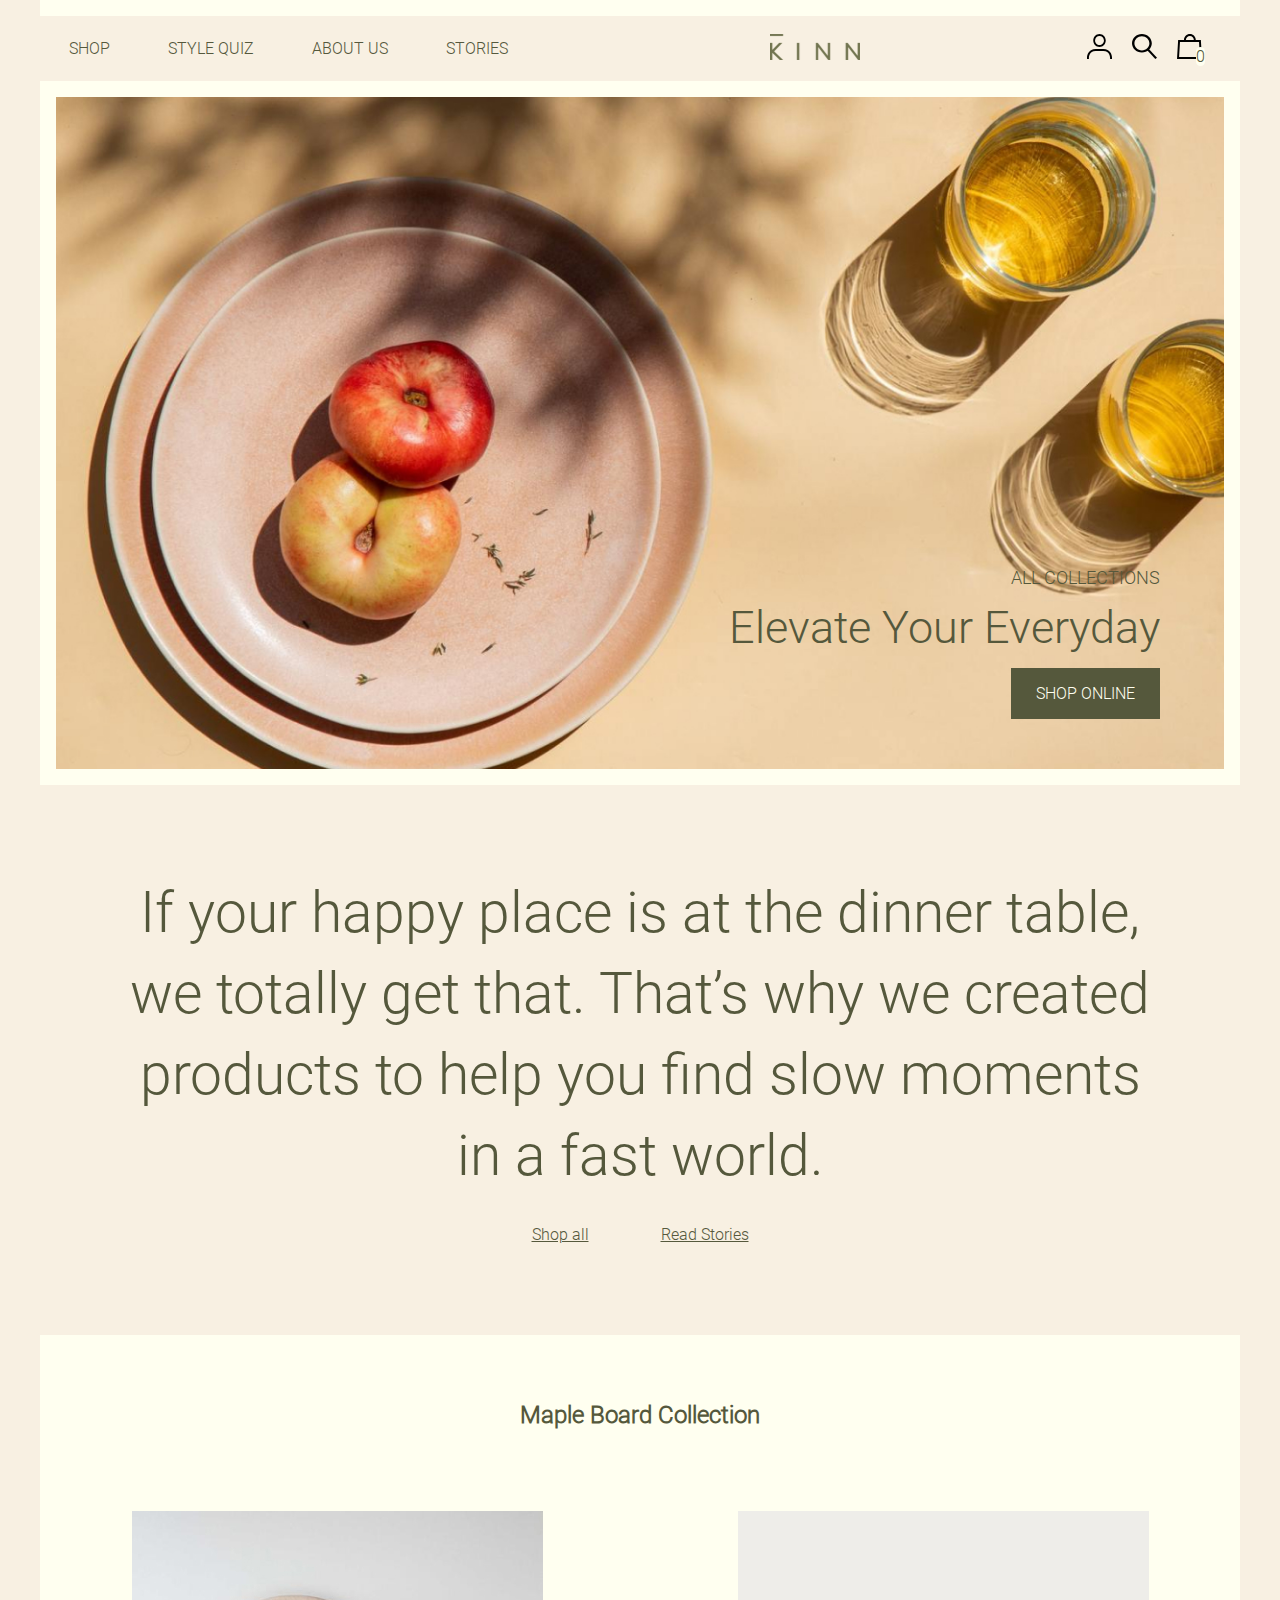
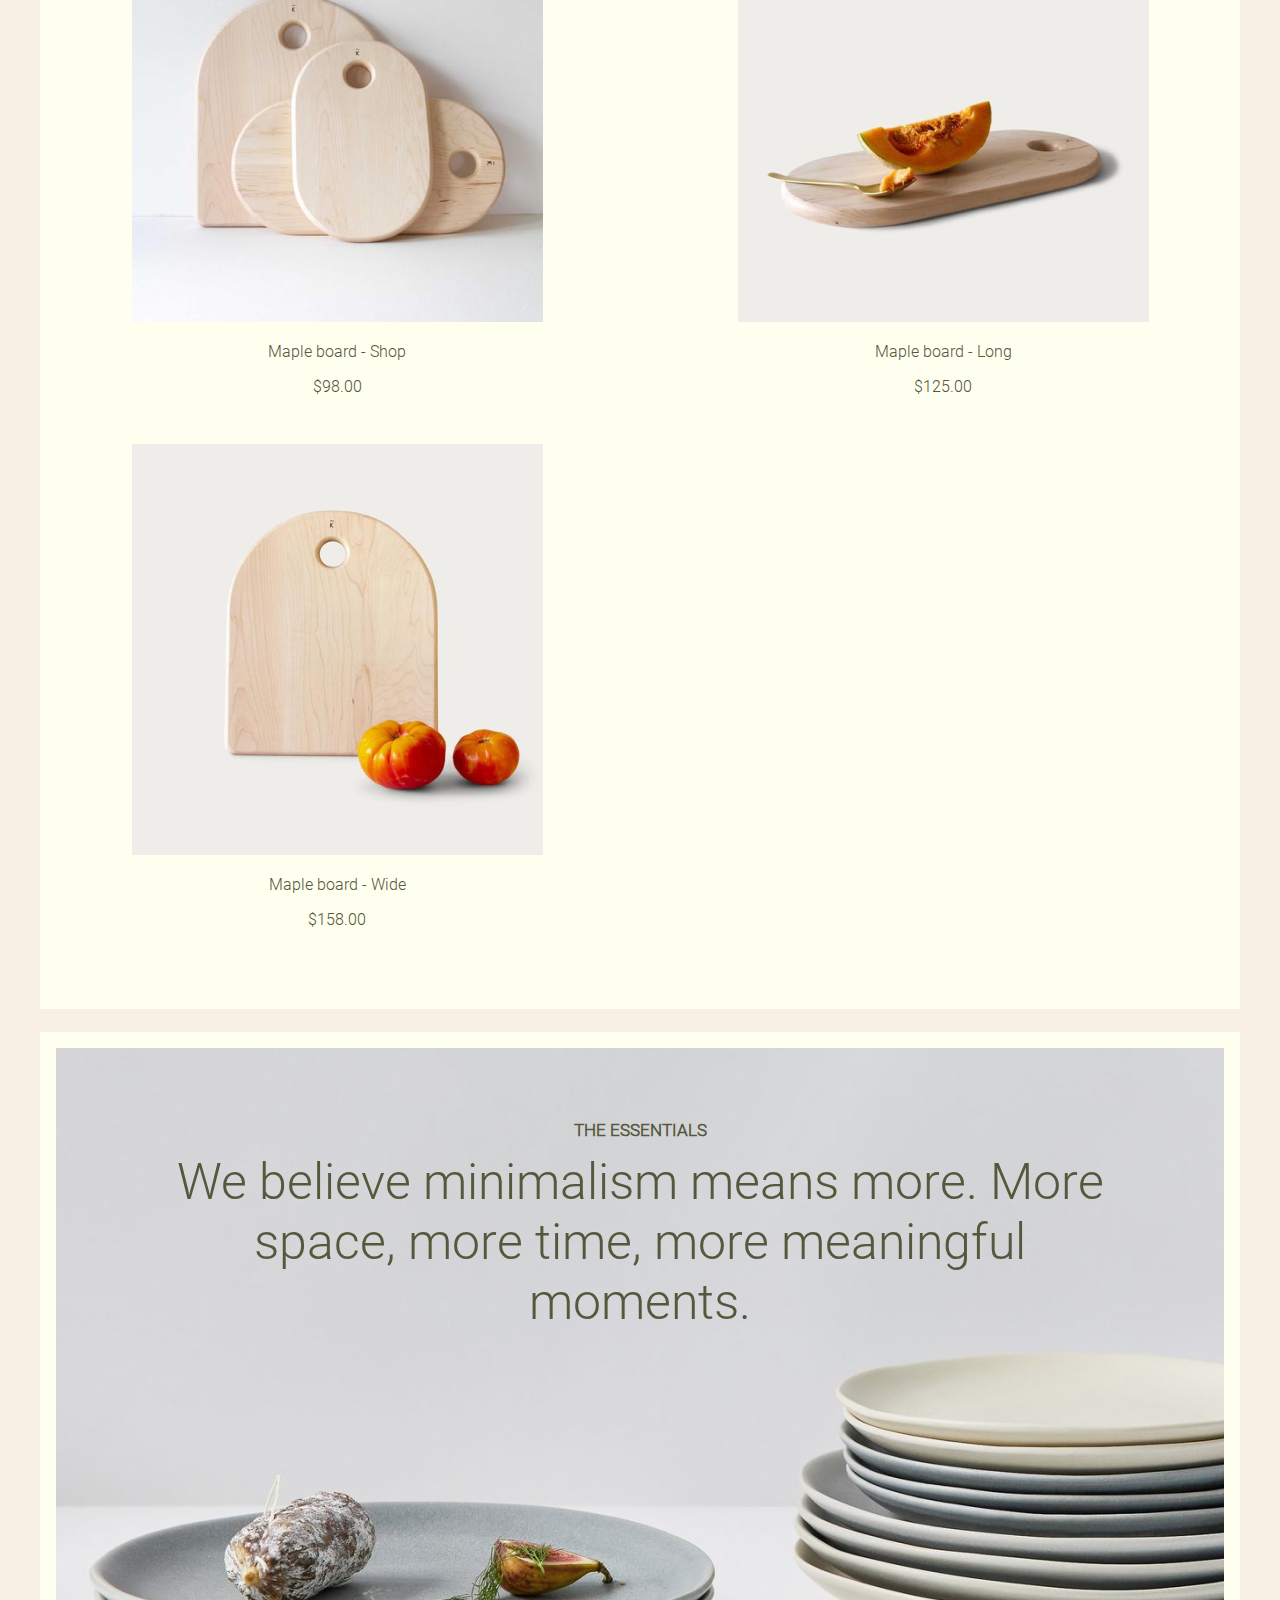
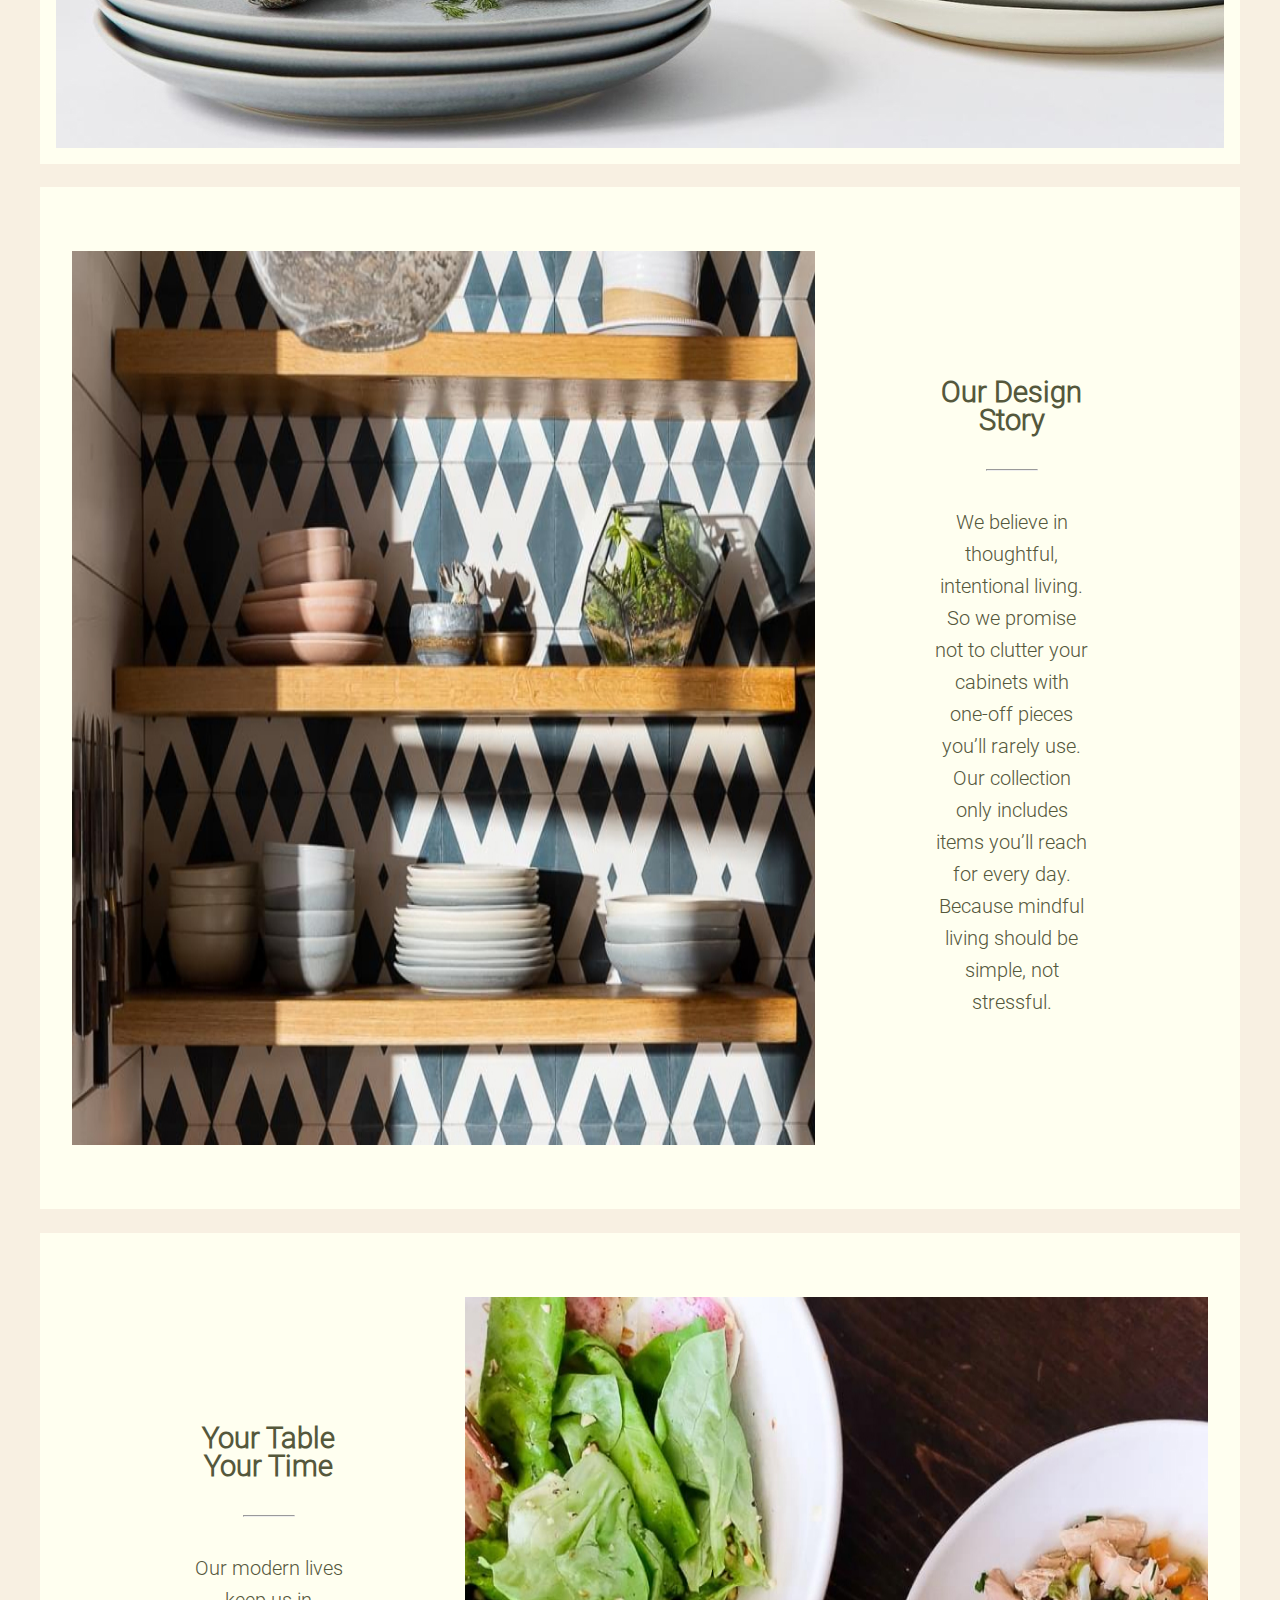
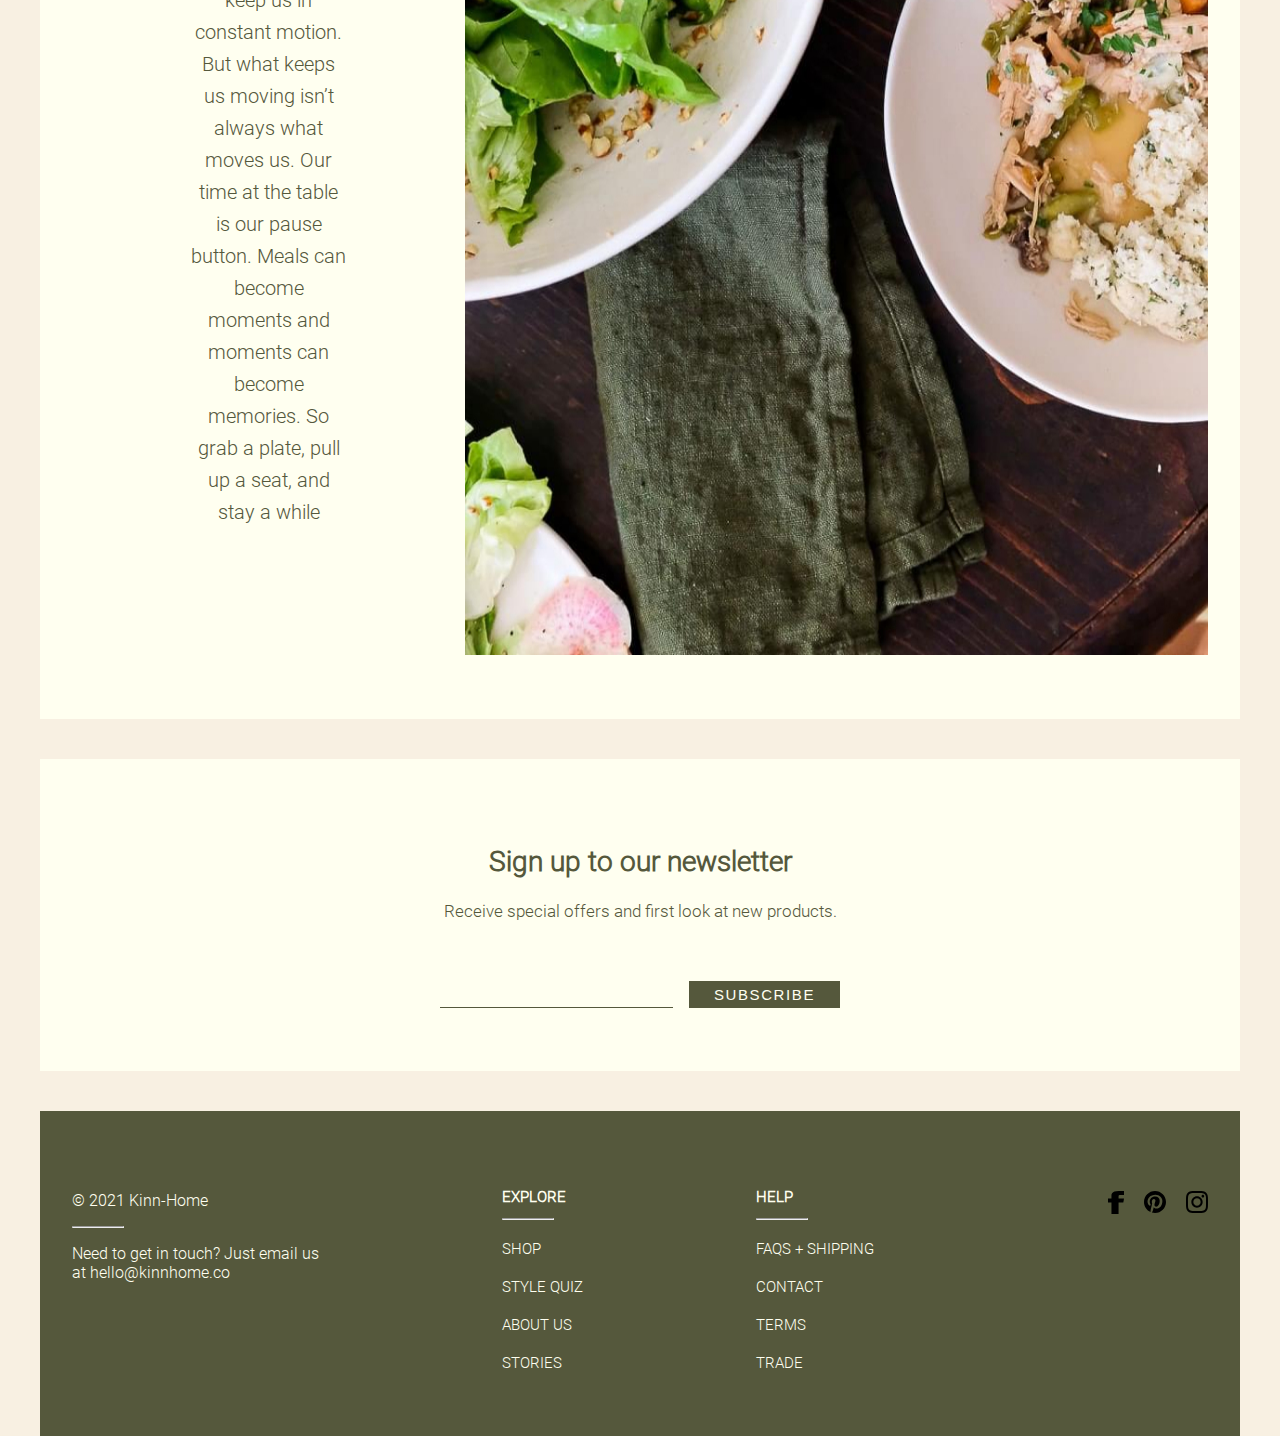
<file: index.html>
<!DOCTYPE html>
<html lang="en">

<head>
    <meta charset="UTF-8">
    <meta http-equiv="X-UA-Compatible" content="IE=edge">
    <meta name="viewport" content="width=device-width, initial-scale=1.0">
    <link rel="stylesheet" href="./src/assets/styles/main.css">
    <title>Kinn</title>
</head>

<body>
    <div class="body-wrapper">
        <header class="header">
            <nav class="main-nav">
                <div class="hamburger-menu">
                    <div class="hamburger-menu__toggle" onmousedown="openHamburger()">
                        <span class="hamburger-menu__toggle__item"></span>
                        <span class="hamburger-menu__toggle__item"></span>
                        <span class="hamburger-menu__toggle__item"></span>
                    </div>
                    <ul class="hamburger-menu__list">
                        <li class="hamburger-menu__item"><a href="#" class="hamburger-menu__link">shop</a></li>
                        <li class="hamburger-menu__item"><a href="#" class="hamburger-menu__link">style quiz</a></li>
                        <li class="hamburger-menu__item"><a href="#" class="hamburger-menu__link">about us</a></li>
                        <li class="hamburger-menu__item"><a href="#" class="hamburger-menu__link">stories</a></li>
                    </ul>
                </div>
                <ul class="main-nav__list">
                    <li class="main-nav__item"><a href="#" class="main-nav__link">shop</a></li>
                    <li class="main-nav__item"><a href="#" class="main-nav__link">style quiz</a></li>
                    <li class="main-nav__item"><a href="#" class="main-nav__link">about us</a></li>
                    <li class="main-nav__item"><a href="#" class="main-nav__link">stories</a></li>
                </ul>
                <a href="#" class="main-logo"><img class="main-logo__img" src="./src/assets/images/icons/main-logo.svg"
                        alt="Kinn logo" width="90" height="26"></a>
                <ul class="nav-social">
                    <li class="nav-social__item"><a href="#" class="nav-social__link"><svg class="nav-social__icon"
                                xmlns="http://www.w3.org/2000/svg" width="25" height="25" viewBox="0 0 32 32"
                                fill="none">
                                <path
                                    d="M16 2.41024C12.8665 2.41024 10.3175 5.06112 10.3175 8.32C10.3175 11.5789 12.8677 14.231 16 14.231C19.1323 14.231 21.6825 11.5802 21.6825 8.32C21.6825 5.06112 19.1323 2.41024 16 2.41024ZM16 16.64C11.5889 16.64 8 12.9075 8 8.32C8 3.73248 11.5889 0 16 0C20.4111 0 24 3.73248 24 8.32C24 12.9075 20.4111 16.64 16 16.64Z"
                                    fill="black" />
                                <path
                                    d="M32 32H29.5385V30.1709C29.536 29.8253 29.3945 21.6371 20.9231 21.6371H11.0769C2.69292 21.6371 2.46769 29.8406 2.46154 30.1888V31.9987H0V30.1696C0.0603077 26.3629 2.45169 19.1987 11.0769 19.1987H20.9231C29.6849 19.1987 32 26.3757 32 30.1696V31.9987V32Z"
                                    fill="black" />
                            </svg></a></li>
                    <li class="nav-social__item"><a href="#" class="nav-social__link"><svg class="nav-social__icon"
                                xmlns="http://www.w3.org/2000/svg" width="25" height="25" viewBox="0 0 32 32"
                                fill="none">
                                <path d="M18.8774 20.2056L29.8674 32L31.9999 30.3883L21.01 18.594L18.8774 20.2056Z"
                                    fill="black" />
                                <path
                                    d="M12.6799 2.79818C7.40131 2.79818 3.10796 6.87177 3.10796 11.8794C3.10796 16.887 7.40131 20.9606 12.6799 20.9606C17.9585 20.9606 22.2519 16.887 22.2519 11.8794C22.2519 6.87177 17.9585 2.79818 12.6799 2.79818ZM12.6799 23.7613C5.68735 23.7613 0 18.4317 0 11.8807C0 5.32968 5.68876 0 12.6799 0C19.6725 0 25.3612 5.32968 25.3612 11.8807C25.3612 18.4317 19.6725 23.7613 12.6799 23.7613Z"
                                    fill="black" />
                            </svg></a></li>
                    <li class="nav-social__item nav-social__item_cart"><a href="#" class="nav-social__link"><svg
                                class="nav-social__icon" xmlns="http://www.w3.org/2000/svg" width="25" height="25"
                                viewBox="0 0 32 32" fill="none">
                                <path
                                    d="M1.45896 7.62555L0 32H32L30.541 7.62555H1.45896ZM3.81867 10.1885H28.1825L29.3345 29.437H2.66548L3.81748 10.1885H3.81867Z"
                                    fill="black" />
                                <path
                                    d="M21.5917 7.78886C21.5917 4.89439 19.3019 2.53982 16.4871 2.53982C13.6723 2.53982 11.3825 4.89439 11.3825 7.78886H8.9126C8.9126 3.49408 12.3105 0 16.4871 0C20.6637 0 24.0616 3.49408 24.0616 7.78886H21.5917Z"
                                    fill="black" />
                            </svg></a>
                        <span class="nav-social__cart-number">0</span>
                    </li>
                </ul>
            </nav>
        </header>
        <main>
            <section class="intro">
                <h1 class="visually-hidden">Kinn Pottery</h1>
                <div class="intro__photo-wrapper">
                    <div class="intro__wrapper">
                        <p class="intro__wrapper__text">all collections</p>
                        <p class="intro__wrapper__subtext">Elevate Your Everyday</p>
                        <a href="#" class="intro__button">shop online</a>
                    </div>
                </div>
                <div class="intro__text-wrapper">
                    <p class="intro__text">If your happy place is at the dinner table, we totally get that. That’s
                        why we created products to help you find slow moments in a fast world.</p>
                    <div class="intro__link-wrapper">
                        <a href="#" class="intro__link-wrapper__link">Shop all</a>
                        <a href="#" class="intro__link-wrapper__link intro__link-wrapper__link--second">Read Stories</a>
                    </div>
                </div>
            </section>
            <section class="catalog">
                <h2 class="catalog__title">Maple Board Collection</h2>
                <ul class="catalog__list">
                    <li class="catalog__item">
                        <a href="#" class="catalog__link">
                            <img src="./src/assets/images/catalog/catalog1.jpg" alt="Photo of the product"
                                class="catalog__img">
                            <p class="catalog__item__name">Maple board - Shop</p>
                            <p class="catalog__item__subtext">$98.00</p>
                        </a>
                    </li>
                    <li class="catalog__item">
                        <a href="#" class="catalog__link">
                            <img src="./src/assets/images/catalog/catalog2.jpg" alt="Photo of the product"
                                class="catalog__img">
                            <p class="catalog__item__name">Maple board - Long</p>
                            <p class="catalog__item__subtext">$125.00</p>
                        </a>
                    </li>
                    <li class="catalog__item">
                        <a href="#" class="catalog__link">
                            <img src="./src/assets/images/catalog/catalog3.jpg" alt="Photo of the product"
                                class="catalog__img">
                            <p class="catalog__item__name">Maple board - Wide</p>
                            <p class="catalog__item__subtext">$158.00</p>
                        </a>
                    </li>
                </ul>
            </section>
            <section class="photo-wrapper">
                <h2 class="photo-wrapper__title">the essentials</h2>
                <p class="photo-wrapper__text">We believe minimalism means more. More space, more time, more meaningful
                    moments.</p>
            </section>
            <section class="card card--left">
                <img class="card__image" src="./src/assets/images/card-shelves.jpg"
                    alt="Shelves with Kinn Pottery tableware">
                <div class="card__wrapper">
                    <h2 class="card__title">Our Design Story</h2>
                    <hr class="divider divider_block">
                    <p class="card__text">We believe in thoughtful, intentional living. So we promise not to clutter
                        your cabinets with one-off pieces you’ll
                        rarely use. Our collection only includes items you’ll reach for every day. Because mindful
                        living should be simple, not
                        stressful.</p>
                </div>
            </section>
            <section class="card card--right">
                <div class="card__wrapper">
                    <h2 class="card__title">Your Table Your Time</h2>
                    <hr class="divider divider_block">
                    <p class="card__text">Our modern lives keep us in constant motion. But what keeps us moving
                        isn’t
                        always what moves us. Our time at the table
                        is our pause button. Meals can become moments and moments can become memories. So grab a
                        plate,
                        pull up a seat, and stay
                        a while</p>
                </div>
                <img class="card__image" src="./src/assets/images/card-table.jpg"
                    alt="Table with two plates from Kinn Pottery with food">
            </section>
            <section class="signup">
                <h2 class="signup__title">Sign up to our newsletter</h2>
                <p class="signup__text">Receive special offers and first look at new products.</p>
                <div class="signup__error" id="signupError"></div>
                <form class="signup__form" action="">
                    <input type="text" class="signup__input" id="subscribe">
                    <button onclick="subscribeMe()" class="signup__button" type="button">Subscribe</button>
                </form>
            </section>
        </main>
        <footer class="footer">
            <section class="footer__wrapper footer__wrapper_copyright">
                <h2 class="visually-hidden">Footer main</h2>
                <p class="footer__title footer__title_first">&#169; 2021 Kinn-Home</p>
                <hr class="divider divider_footer" />
                <p class="footer__text">Need to get in touch? Just email us at <a class="footer__text_mail"
                        href="mailto:hello@kinnhome.co">hello@kinnhome.co</a></p>
            </section>
            <section class="footer__wrapper footer__wrapper_first">
                <h2 class="footer__title footer-text footer__title_second">explore</h2>
                <hr class="divider divider_footer" />
                <ul class="footer__list">
                    <li class="footer__list__item footer-text"><a class="footer__list__link" href="#">shop</a></li>
                    <li class="footer__list__item footer-text"><a class="footer__list__link" href="#">style quiz</a>
                    </li>
                    <li class="footer__list__item footer-text"><a class="footer__list__link" href="#">about us</a>
                    </li>
                    <li class="footer__list__item footer-text"><a class="footer__list__link" href="#">stories</a>
                    </li>
                </ul>
            </section>
            <section class="footer__wrapper footer__wrapper_second">
                <h2 class="footer__title footer__title_third footer-text">help</h2>
                <hr class="divider divider_footer" />
                <ul class="footer__list">
                    <li class="footer__list__item footer-text"><a class="footer__list__link" href="#">faqs +
                            shipping</a>
                    </li>
                    <li class="footer__list__item footer-text"><a class="footer__list__link"
                            href="./contact.html">contact</a></li>
                    <li class="footer__list__item footer-text"><a class="footer__list__link" href="#">terms</a></li>
                    <li class="footer__list__item footer-text"><a class="footer__list__link" href="#">trade</a></li>
                </ul>
            </section>
            <section class="footer-social">
                <h2 class="visually-hidden">Footer Social</h2>
                <ul class="footer-social__list">
                    <li class="footer-social__item footer-social__item_first"><a href=""
                            class="footer-social__link"><svg class="footer-social__icon"
                                xmlns="http://www.w3.org/2000/svg" width="16" height="23" viewBox="0 0 16 23"
                                fill="none">
                                <path
                                    d="M15.9986 0.00090759V4.03544H12.119C11.3608 4.03544 10.5808 4.56732 10.5808 4.9558V7.60253H15.9795C15.7654 9.63931 15.3168 11.4946 15.3168 11.4946H10.563V23H3.46783V11.4946H0V7.61523H3.46783V4.44933C3.46783 3.87932 3.29327 0 10.7376 0H16L15.9986 0.00090759Z"
                                    fill="black" />
                            </svg></a></li>
                    <li class="footer-social__item"><a href="" class="footer-social__link"><svg
                                class="footer-social__icon" xmlns="http://www.w3.org/2000/svg" width="22" height="22"
                                viewBox="0 0 22 22" fill="none">
                                <path
                                    d="M11.0009 0C4.92443 0 0 4.92371 0 10.9995C0 15.5048 2.70862 19.3712 6.58512 21.0748C6.55351 20.3067 6.57768 19.3833 6.77574 18.5483C6.98681 17.6565 8.19096 12.5552 8.19096 12.5552C8.19096 12.5552 7.83948 11.8522 7.83948 10.8136C7.83948 9.18348 8.78419 7.9672 9.96137 7.9672C10.9619 7.9672 11.4435 8.71668 11.4435 9.61773C11.4435 10.6257 10.8029 12.1265 10.4728 13.5223C10.1975 14.6893 11.0576 15.6415 12.2088 15.6415C14.2935 15.6415 15.6957 12.9644 15.6957 9.79162C15.6957 7.38138 14.0731 5.57741 11.119 5.57741C7.78276 5.57741 5.7027 8.06484 5.7027 10.8433C5.7027 11.8029 5.98631 12.479 6.42984 13.0025C6.63347 13.2433 6.65951 13.3391 6.58884 13.6162C6.53398 13.8171 6.41403 14.3062 6.36382 14.4977C6.29036 14.7776 6.06441 14.8762 5.81336 14.7748C4.2754 14.1472 3.55943 12.4632 3.55943 10.5699C3.55943 7.44554 6.19459 3.69906 11.4221 3.69906C15.6232 3.69906 18.3857 6.73883 18.3857 10.0008C18.3857 14.3164 15.9858 17.5412 12.4505 17.5412C11.2631 17.5412 10.1464 16.8978 9.76424 16.1687C9.76424 16.1687 9.12451 18.7026 8.98969 19.1927C8.75723 20.0398 8.29975 20.8888 7.88318 21.5499C8.87253 21.841 9.91767 22 11.0019 22C17.0765 22 22 17.0754 22 11.0005C22 4.92371 17.0765 0.000929811 11.0019 0.000929811L11.0009 0Z"
                                    fill="black" />
                            </svg></a></li>
                    <li class="footer-social__item"><a href="" class="footer-social__link"><svg
                                class="footer-social__icon" xmlns="http://www.w3.org/2000/svg" width="22" height="22"
                                viewBox="0 0 22 22" fill="none">
                                <path
                                    d="M11 0C8.01256 0 7.63715 0.0130737 6.46422 0.0663017C5.29408 0.118596 4.49469 0.305361 3.79429 0.578038C3.07055 0.858186 2.457 1.23452 1.84625 1.84617C1.23364 2.45876 0.858222 3.07229 0.576195 3.79413C0.30444 4.4945 0.118601 5.29292 0.0663045 6.46394C0.0121403 7.63683 0 8.01316 0 10.9995C0 13.9878 0.0130742 14.3622 0.0663045 15.5351C0.118601 16.7052 0.30444 17.5064 0.576195 18.2049C0.858222 18.9286 1.23364 19.5422 1.84625 20.1529C2.457 20.7655 3.07055 21.1409 3.79429 21.4229C4.49469 21.6946 5.29315 21.8805 6.46422 21.9346C7.63715 21.9869 8.0135 22 11 22C13.9865 22 14.3628 21.9869 15.5358 21.9346C16.7059 21.8805 17.5053 21.6956 18.2057 21.4229C18.9295 21.1409 19.543 20.7655 20.1537 20.1529C20.7664 19.5422 21.1418 18.9286 21.4238 18.2049C21.6956 17.5064 21.8814 16.7061 21.9337 15.5351C21.9879 14.3622 22 13.9878 22 10.9995C22 8.01222 21.9869 7.63683 21.9337 6.46394C21.8814 5.29386 21.6956 4.4945 21.4238 3.79413C21.1418 3.07135 20.7664 2.45783 20.1537 1.84617C19.543 1.23358 18.9295 0.858186 18.2057 0.578038C17.5053 0.306295 16.7069 0.118596 15.5358 0.0663017C14.3628 0.0121398 13.9865 0 11 0ZM11 1.98251C13.9379 1.98251 14.2844 1.99372 15.4452 2.04601C16.5182 2.0955 17.1 2.27387 17.4885 2.42421C18.0012 2.62405 18.3673 2.86218 18.7529 3.24785C19.1386 3.63352 19.3768 3.99864 19.5766 4.51318C19.727 4.89978 19.9072 5.48249 19.9548 6.55546C20.009 7.7162 20.0183 8.06358 20.0183 11.0005C20.0183 13.9373 20.0081 14.2866 19.9548 15.4455C19.9063 16.5184 19.727 17.1002 19.5766 17.4887C19.3768 18.0014 19.1386 18.3684 18.7529 18.7531C18.3673 19.1388 18.0021 19.3769 17.4885 19.5767C17.1 19.7271 16.5182 19.9073 15.4452 19.9549C14.2844 20.0091 13.937 20.0203 11 20.0203C8.06299 20.0203 7.71373 20.0091 6.5548 19.9549C5.48179 19.9064 4.89999 19.7271 4.5115 19.5767C3.99881 19.3769 3.63274 19.1388 3.24705 18.7531C2.86136 18.3693 2.62323 18.0023 2.42338 17.4887C2.27303 17.1002 2.09279 16.5184 2.04517 15.4455C1.991 14.2866 1.98166 13.9373 1.98166 11.0005C1.98166 8.06358 1.99193 7.7162 2.04517 6.55546C2.09373 5.48249 2.27303 4.90072 2.42338 4.51318C2.62323 3.99864 2.86136 3.63352 3.24705 3.24785C3.63274 2.86218 3.99788 2.62405 4.5115 2.42421C4.89999 2.27387 5.48179 2.0955 6.5548 2.04601C7.7156 1.99372 8.06299 1.98251 11 1.98251Z"
                                    fill="black" />
                                <path
                                    d="M10.9999 14.6674C8.97533 14.6674 7.33266 13.0248 7.33266 11.0003C7.33266 8.97574 8.97533 7.33407 10.9999 7.33407C13.0246 7.33407 14.6672 8.97481 14.6672 11.0003C14.6672 13.0257 13.0246 14.6674 10.9999 14.6674ZM10.9999 5.35156C7.8799 5.35156 5.35193 7.8813 5.35193 10.9993C5.35193 14.1193 7.8799 16.649 10.9999 16.649C14.12 16.649 16.648 14.1193 16.648 10.9993C16.648 7.88036 14.12 5.35156 10.9999 5.35156Z"
                                    fill="black" />
                                <path
                                    d="M18.1927 5.12853C18.1927 5.85692 17.6015 6.44896 16.8722 6.44896C16.1437 6.44896 15.5526 5.85692 15.5526 5.12853C15.5526 4.40015 16.1437 3.80811 16.8722 3.80811C17.6015 3.80811 18.1927 4.40015 18.1927 5.12853Z"
                                    fill="black" />
                            </svg></a></li>
                </ul>
            </section>
        </footer>
    </div>

    <script src="./src/assets/script/script.js"></script>
</body>

</html>
</file>
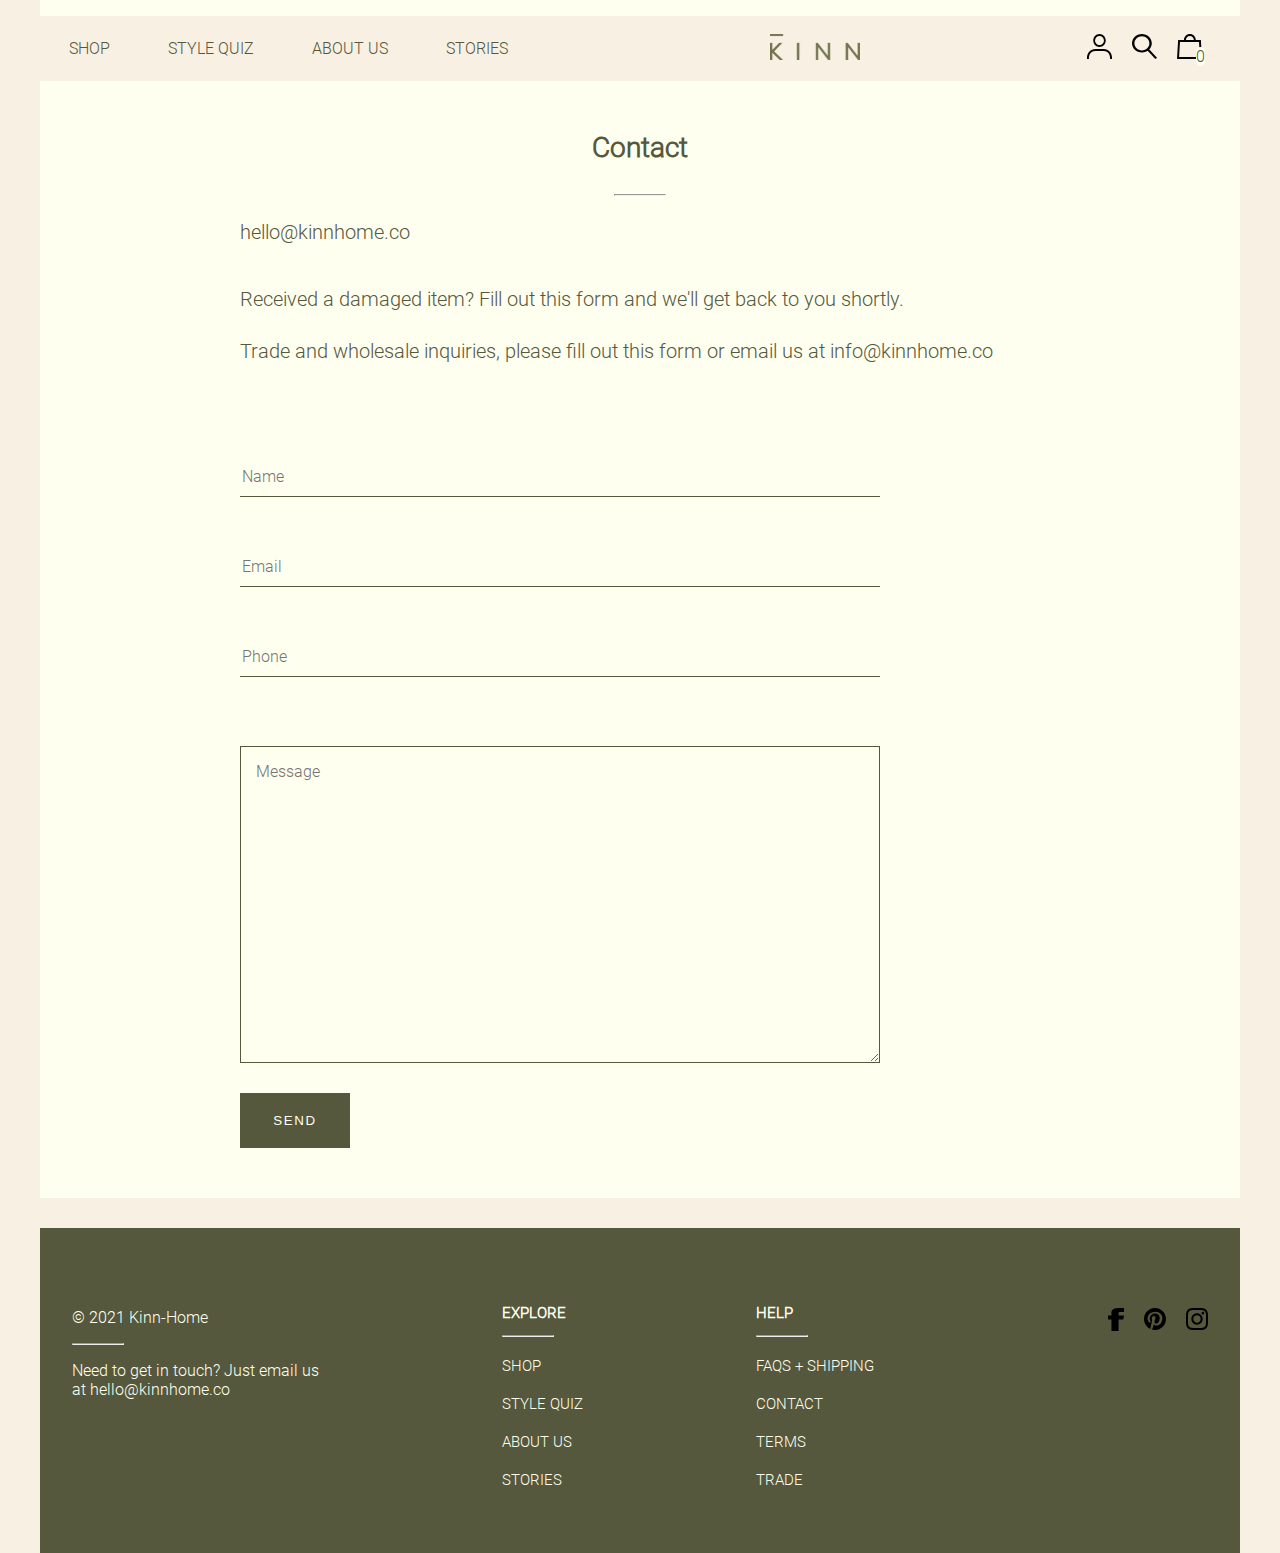
<file: contact.html>
<!DOCTYPE html>
<html lang="en">

<head>
    <meta charset="UTF-8">
    <meta http-equiv="X-UA-Compatible" content="IE=edge">
    <meta name="viewport" content="width=device-width, initial-scale=1.0">
    <link rel="stylesheet" href="./src/assets/styles/main.css">
    <title>Contact</title>
</head>

<body>
    <div class="body-wrapper">
        <header class="header">
            <nav class="main-nav">
                <div class="hamburger-menu">
                    <div class="hamburger-menu__toggle" onmousedown="openHamburger()">
                        <span class="hamburger-menu__toggle__item"></span>
                        <span class="hamburger-menu__toggle__item"></span>
                        <span class="hamburger-menu__toggle__item"></span>
                    </div>
                    <ul class="hamburger-menu__list">
                        <li class="hamburger-menu__item"><a href="#" class="hamburger-menu__link">shop</a></li>
                        <li class="hamburger-menu__item"><a href="#" class="hamburger-menu__link">style quiz</a></li>
                        <li class="hamburger-menu__item"><a href="#" class="hamburger-menu__link">about us</a></li>
                        <li class="hamburger-menu__item"><a href="#" class="hamburger-menu__link">stories</a></li>
                    </ul>
                </div>
                <ul class="main-nav__list">
                    <li class="main-nav__item"><a href="#" class="main-nav__link">shop</a></li>
                    <li class="main-nav__item"><a href="#" class="main-nav__link">style quiz</a></li>
                    <li class="main-nav__item"><a href="#" class="main-nav__link">about us</a></li>
                    <li class="main-nav__item"><a href="#" class="main-nav__link">stories</a></li>
                </ul>
                <a href="./index.html" class="main-logo"><img class="main-logo__img"
                        src="./src/assets/images/icons/main-logo.svg" alt="Kinn logo" width="90" height="26"></a>
                <ul class="nav-social">
                    <li class="nav-social__item"><a href="#" class="nav-social__link"><svg class="nav-social__icon"
                                xmlns="http://www.w3.org/2000/svg" width="25" height="25" viewBox="0 0 32 32"
                                fill="none">
                                <path
                                    d="M16 2.41024C12.8665 2.41024 10.3175 5.06112 10.3175 8.32C10.3175 11.5789 12.8677 14.231 16 14.231C19.1323 14.231 21.6825 11.5802 21.6825 8.32C21.6825 5.06112 19.1323 2.41024 16 2.41024ZM16 16.64C11.5889 16.64 8 12.9075 8 8.32C8 3.73248 11.5889 0 16 0C20.4111 0 24 3.73248 24 8.32C24 12.9075 20.4111 16.64 16 16.64Z"
                                    fill="black" />
                                <path
                                    d="M32 32H29.5385V30.1709C29.536 29.8253 29.3945 21.6371 20.9231 21.6371H11.0769C2.69292 21.6371 2.46769 29.8406 2.46154 30.1888V31.9987H0V30.1696C0.0603077 26.3629 2.45169 19.1987 11.0769 19.1987H20.9231C29.6849 19.1987 32 26.3757 32 30.1696V31.9987V32Z"
                                    fill="black" />
                            </svg></a></li>
                    <li class="nav-social__item"><a href="#" class="nav-social__link"><svg class="nav-social__icon"
                                xmlns="http://www.w3.org/2000/svg" width="25" height="25" viewBox="0 0 32 32"
                                fill="none">
                                <path d="M18.8774 20.2056L29.8674 32L31.9999 30.3883L21.01 18.594L18.8774 20.2056Z"
                                    fill="black" />
                                <path
                                    d="M12.6799 2.79818C7.40131 2.79818 3.10796 6.87177 3.10796 11.8794C3.10796 16.887 7.40131 20.9606 12.6799 20.9606C17.9585 20.9606 22.2519 16.887 22.2519 11.8794C22.2519 6.87177 17.9585 2.79818 12.6799 2.79818ZM12.6799 23.7613C5.68735 23.7613 0 18.4317 0 11.8807C0 5.32968 5.68876 0 12.6799 0C19.6725 0 25.3612 5.32968 25.3612 11.8807C25.3612 18.4317 19.6725 23.7613 12.6799 23.7613Z"
                                    fill="black" />
                            </svg></a></li>
                    <li class="nav-social__item"><a href="#" class="nav-social__link"><svg class="nav-social__icon"
                                xmlns="http://www.w3.org/2000/svg" width="25" height="25" viewBox="0 0 32 32"
                                fill="none">
                                <path
                                    d="M1.45896 7.62555L0 32H32L30.541 7.62555H1.45896ZM3.81867 10.1885H28.1825L29.3345 29.437H2.66548L3.81748 10.1885H3.81867Z"
                                    fill="black" />
                                <path
                                    d="M21.5917 7.78886C21.5917 4.89439 19.3019 2.53982 16.4871 2.53982C13.6723 2.53982 11.3825 4.89439 11.3825 7.78886H8.9126C8.9126 3.49408 12.3105 0 16.4871 0C20.6637 0 24.0616 3.49408 24.0616 7.78886H21.5917Z"
                                    fill="black" />
                            </svg></a>
                        <span class="nav-social__cart-number">0</span>
                    </li>
                </ul>
            </nav>

        </header>
        <main>
            <section class="form">
                <h2 class="form__title">Contact</h2>
                <hr class="divider divider_block">
                <p class="form__text form__text_first">hello@kinnhome.co</p>
                <p class="form__text">Received a damaged item? Fill out this form and we'll get back to you shortly.
                </p>
                <p class="form__text">Trade and wholesale inquiries, please fill out this form or email us at
                    info@kinnhome.co
                </p>
                <div class="form__error" id="formError"></div>
                <div class="form-wrapper-general">
                    <form class="form-wrapper" action="">
                        <label for="formName" class="form-wrapper__container" id="addName">Name</label>
                        <input onmousedown="changeName()" class="form-wrapper__input" type="text" id="formName"
                            placeholder="Name" onfocus="this.placeholder = ''">
                        <label for="formMail" class="form-wrapper__container" id="addMail">Email</label>
                        <input onmousedown="changeMail()" class="form-wrapper__input" type="email" id="formMail"
                            placeholder="Email" onfocus="this.placeholder = ''">
                        <label for="formPhone" class="form-wrapper__container" id="addPhone">Phone</label>
                        <input onmousedown="changePhone()" class="form-wrapper__input" type="text" id="formPhone"
                            placeholder="Phone" onfocus="this.placeholder = ''">
                        <label for="formMessage" class="form-wrapper__container" id="addMessage">Message</label>
                        <textarea onmousedown="changeMessage()" class="form-wrapper__input form-wrapper__input_message"
                            name="inputMessage" id="formMessage" cols="30" rows="15" placeholder="Message"
                            onfocus="this.placeholder = ''"></textarea>
                        <button onclick="submitForm()" class="form-wrapper__button" type="button">send</button>
                    </form>
                </div>
            </section>
        </main>
        <footer class="footer">
            <section class="footer__wrapper footer__wrapper_copyright">
                <h2 class="visually-hidden">Footer main</h2>
                <p class="footer__title footer__title_first">&#169; 2021 Kinn-Home</p>
                <hr class="divider divider_footer" />
                <p class="footer__text">Need to get in touch? Just email us at <a class="footer__text_mail"
                        href="mailto:hello@kinnhome.co">hello@kinnhome.co</a></p>
            </section>
            <section class="footer__wrapper footer__wrapper_first">
                <h2 class="footer__title footer-text footer__title_second">explore</h2>
                <hr class="divider divider_footer" />
                <ul class="footer__list">
                    <li class="footer__list__item footer-text"><a class="footer__list__link" href="#">shop</a></li>
                    <li class="footer__list__item footer-text"><a class="footer__list__link" href="#">style quiz</a>
                    </li>
                    <li class="footer__list__item footer-text"><a class="footer__list__link" href="#">about us</a>
                    </li>
                    <li class="footer__list__item footer-text"><a class="footer__list__link" href="#">stories</a>
                    </li>
                </ul>
            </section>
            <section class="footer__wrapper footer__wrapper_second">
                <h2 class="footer__title footer__title_third footer-text">help</h2>
                <hr class="divider divider_footer" />
                <ul class="footer__list">
                    <li class="footer__list__item footer-text"><a class="footer__list__link" href="#">faqs +
                            shipping</a>
                    </li>
                    <li class="footer__list__item footer-text"><a class="footer__list__link"
                            href="./contact.html">contact</a>
                    </li>
                    <li class="footer__list__item footer-text"><a class="footer__list__link" href="#">terms</a></li>
                    <li class="footer__list__item footer-text"><a class="footer__list__link" href="#">trade</a></li>
                </ul>
            </section>
            <section class="footer-social">
                <h2 class="visually-hidden">Footer Social</h2>
                <ul class="footer-social__list">
                    <li class="footer-social__item footer-social__item_first"><a href=""
                            class="footer-social__link"><svg class="footer-social__icon"
                                xmlns="http://www.w3.org/2000/svg" width="16" height="23" viewBox="0 0 16 23"
                                fill="none">
                                <path
                                    d="M15.9986 0.00090759V4.03544H12.119C11.3608 4.03544 10.5808 4.56732 10.5808 4.9558V7.60253H15.9795C15.7654 9.63931 15.3168 11.4946 15.3168 11.4946H10.563V23H3.46783V11.4946H0V7.61523H3.46783V4.44933C3.46783 3.87932 3.29327 0 10.7376 0H16L15.9986 0.00090759Z"
                                    fill="black" />
                            </svg></a></li>
                    <li class="footer-social__item"><a href="" class="footer-social__link"><svg
                                class="footer-social__icon" xmlns="http://www.w3.org/2000/svg" width="22" height="22"
                                viewBox="0 0 22 22" fill="none">
                                <path
                                    d="M11.0009 0C4.92443 0 0 4.92371 0 10.9995C0 15.5048 2.70862 19.3712 6.58512 21.0748C6.55351 20.3067 6.57768 19.3833 6.77574 18.5483C6.98681 17.6565 8.19096 12.5552 8.19096 12.5552C8.19096 12.5552 7.83948 11.8522 7.83948 10.8136C7.83948 9.18348 8.78419 7.9672 9.96137 7.9672C10.9619 7.9672 11.4435 8.71668 11.4435 9.61773C11.4435 10.6257 10.8029 12.1265 10.4728 13.5223C10.1975 14.6893 11.0576 15.6415 12.2088 15.6415C14.2935 15.6415 15.6957 12.9644 15.6957 9.79162C15.6957 7.38138 14.0731 5.57741 11.119 5.57741C7.78276 5.57741 5.7027 8.06484 5.7027 10.8433C5.7027 11.8029 5.98631 12.479 6.42984 13.0025C6.63347 13.2433 6.65951 13.3391 6.58884 13.6162C6.53398 13.8171 6.41403 14.3062 6.36382 14.4977C6.29036 14.7776 6.06441 14.8762 5.81336 14.7748C4.2754 14.1472 3.55943 12.4632 3.55943 10.5699C3.55943 7.44554 6.19459 3.69906 11.4221 3.69906C15.6232 3.69906 18.3857 6.73883 18.3857 10.0008C18.3857 14.3164 15.9858 17.5412 12.4505 17.5412C11.2631 17.5412 10.1464 16.8978 9.76424 16.1687C9.76424 16.1687 9.12451 18.7026 8.98969 19.1927C8.75723 20.0398 8.29975 20.8888 7.88318 21.5499C8.87253 21.841 9.91767 22 11.0019 22C17.0765 22 22 17.0754 22 11.0005C22 4.92371 17.0765 0.000929811 11.0019 0.000929811L11.0009 0Z"
                                    fill="black" />
                            </svg></a></li>
                    <li class="footer-social__item"><a href="" class="footer-social__link"><svg
                                class="footer-social__icon" xmlns="http://www.w3.org/2000/svg" width="22" height="22"
                                viewBox="0 0 22 22" fill="none">
                                <path
                                    d="M11 0C8.01256 0 7.63715 0.0130737 6.46422 0.0663017C5.29408 0.118596 4.49469 0.305361 3.79429 0.578038C3.07055 0.858186 2.457 1.23452 1.84625 1.84617C1.23364 2.45876 0.858222 3.07229 0.576195 3.79413C0.30444 4.4945 0.118601 5.29292 0.0663045 6.46394C0.0121403 7.63683 0 8.01316 0 10.9995C0 13.9878 0.0130742 14.3622 0.0663045 15.5351C0.118601 16.7052 0.30444 17.5064 0.576195 18.2049C0.858222 18.9286 1.23364 19.5422 1.84625 20.1529C2.457 20.7655 3.07055 21.1409 3.79429 21.4229C4.49469 21.6946 5.29315 21.8805 6.46422 21.9346C7.63715 21.9869 8.0135 22 11 22C13.9865 22 14.3628 21.9869 15.5358 21.9346C16.7059 21.8805 17.5053 21.6956 18.2057 21.4229C18.9295 21.1409 19.543 20.7655 20.1537 20.1529C20.7664 19.5422 21.1418 18.9286 21.4238 18.2049C21.6956 17.5064 21.8814 16.7061 21.9337 15.5351C21.9879 14.3622 22 13.9878 22 10.9995C22 8.01222 21.9869 7.63683 21.9337 6.46394C21.8814 5.29386 21.6956 4.4945 21.4238 3.79413C21.1418 3.07135 20.7664 2.45783 20.1537 1.84617C19.543 1.23358 18.9295 0.858186 18.2057 0.578038C17.5053 0.306295 16.7069 0.118596 15.5358 0.0663017C14.3628 0.0121398 13.9865 0 11 0ZM11 1.98251C13.9379 1.98251 14.2844 1.99372 15.4452 2.04601C16.5182 2.0955 17.1 2.27387 17.4885 2.42421C18.0012 2.62405 18.3673 2.86218 18.7529 3.24785C19.1386 3.63352 19.3768 3.99864 19.5766 4.51318C19.727 4.89978 19.9072 5.48249 19.9548 6.55546C20.009 7.7162 20.0183 8.06358 20.0183 11.0005C20.0183 13.9373 20.0081 14.2866 19.9548 15.4455C19.9063 16.5184 19.727 17.1002 19.5766 17.4887C19.3768 18.0014 19.1386 18.3684 18.7529 18.7531C18.3673 19.1388 18.0021 19.3769 17.4885 19.5767C17.1 19.7271 16.5182 19.9073 15.4452 19.9549C14.2844 20.0091 13.937 20.0203 11 20.0203C8.06299 20.0203 7.71373 20.0091 6.5548 19.9549C5.48179 19.9064 4.89999 19.7271 4.5115 19.5767C3.99881 19.3769 3.63274 19.1388 3.24705 18.7531C2.86136 18.3693 2.62323 18.0023 2.42338 17.4887C2.27303 17.1002 2.09279 16.5184 2.04517 15.4455C1.991 14.2866 1.98166 13.9373 1.98166 11.0005C1.98166 8.06358 1.99193 7.7162 2.04517 6.55546C2.09373 5.48249 2.27303 4.90072 2.42338 4.51318C2.62323 3.99864 2.86136 3.63352 3.24705 3.24785C3.63274 2.86218 3.99788 2.62405 4.5115 2.42421C4.89999 2.27387 5.48179 2.0955 6.5548 2.04601C7.7156 1.99372 8.06299 1.98251 11 1.98251Z"
                                    fill="black" />
                                <path
                                    d="M10.9999 14.6674C8.97533 14.6674 7.33266 13.0248 7.33266 11.0003C7.33266 8.97574 8.97533 7.33407 10.9999 7.33407C13.0246 7.33407 14.6672 8.97481 14.6672 11.0003C14.6672 13.0257 13.0246 14.6674 10.9999 14.6674ZM10.9999 5.35156C7.8799 5.35156 5.35193 7.8813 5.35193 10.9993C5.35193 14.1193 7.8799 16.649 10.9999 16.649C14.12 16.649 16.648 14.1193 16.648 10.9993C16.648 7.88036 14.12 5.35156 10.9999 5.35156Z"
                                    fill="black" />
                                <path
                                    d="M18.1927 5.12853C18.1927 5.85692 17.6015 6.44896 16.8722 6.44896C16.1437 6.44896 15.5526 5.85692 15.5526 5.12853C15.5526 4.40015 16.1437 3.80811 16.8722 3.80811C17.6015 3.80811 18.1927 4.40015 18.1927 5.12853Z"
                                    fill="black" />
                            </svg></a></li>
                </ul>
            </section>
        </footer>
    </div>
    <script src="./src/assets/script/script.js"></script>
</body>

</html>
</file>
<file: src/assets/styles/main.css>
@font-face {
  font-family: Roboto;
  font-weight: 300;
  font-style: normal;
  src: url("../fonts/Roboto-Light.woff2");
}
.visually-hidden {
  display: none;
}

body {
  display: flex;
  flex-direction: column;
  margin: 0 auto;
  max-width: 1360px;
  height: 100%;
  font-family: Roboto, sans-serif;
  color: hsl(66deg, 19%, 29%);
  background-color: #F8F0E2;
}

@media screen and (max-width: 768px) {
  body {
    padding: 0 10px;
  }
}
@media screen and (min-width: 768px) and (max-width: 1024px) {
  body {
    padding: 0 40px;
  }
}
@media screen and (min-width: 1024px) {
  body {
    padding: 0 40px;
  }
}
@media screen and (min-width: 768px) and (max-width: 1024px) {
  .main-nav__item {
    margin-right: 40px;
    padding: 20px 4px;
  }
}
@media screen and (min-width: 1024px) {
  .main-nav__item {
    margin-right: 40px;
    padding: 20px 4px;
  }
}
@media screen and (min-width: 768px) and (max-width: 1024px) {
  .main-nav__link {
    padding: 5px;
    color: inherit;
    text-decoration: none;
  }
  .main-nav__link:hover {
    text-decoration: underline;
  }
}
@media screen and (min-width: 1024px) {
  .main-nav__link {
    padding: 5px;
    color: inherit;
    text-decoration: none;
  }
  .main-nav__link:hover {
    text-decoration: underline;
  }
}
@media screen and (max-width: 768px) {
  .main-nav__list {
    display: none;
  }
}
@media screen and (min-width: 768px) and (max-width: 1024px) {
  .main-nav__list {
    display: flex;
    flex-wrap: wrap;
    order: 2;
    align-self: center;
    margin: 0;
    padding: 0;
    padding-left: 20px;
    color: hsl(66deg, 19%, 29%);
    font-size: 16px;
    line-height: 25px;
    text-transform: uppercase;
    list-style-type: none;
  }
}
@media screen and (min-width: 1024px) {
  .main-nav__list {
    display: flex;
    flex-wrap: wrap;
    padding-left: 20px;
    padding: 0;
    margin: 0;
    color: hsl(66deg, 19%, 29%);
    font-size: 16px;
    line-height: 25px;
    text-transform: uppercase;
    list-style-type: none;
  }
}
.main-nav {
  display: flex;
  max-width: 100%;
  max-height: 102px;
  padding: 0 20px;
  justify-content: space-between;
  align-items: center;
  flex-grow: 1;
  flex-wrap: wrap;
  background-color: #F8F0E2;
  border-top: 16px solid hsl(60deg, 100%, 97%);
}

@media screen and (max-width: 768px) {
  .nav {
    display: flex;
    padding: 0 20px;
  }
}
@media screen and (min-width: 768px) and (max-width: 1024px) {
  .nav {
    display: flex;
    flex-direction: column;
    flex-grow: 1;
    flex-wrap: wrap;
    align-items: center;
    justify-content: space-between;
  }
}
@media screen and (min-width: 1024px) {
  .nav {
    justify-content: flex-start;
  }
}
.hamburger-menu__item {
  display: block;
  padding: 12px 14px;
  transition-duration: 0.25s;
}

@media screen and (max-width: 768px) {
  .hamburger-menu__toggle__item {
    display: block;
    position: absolute;
    height: 3px;
    width: 100%;
    background: #56593D;
    border-radius: 9px;
    opacity: 1;
    left: 0;
  }
  .hamburger-menu__toggle__item:nth-child(1) {
    top: 0px;
  }
  .hamburger-menu__toggle__item:nth-child(2) {
    top: 10px;
  }
  .hamburger-menu__toggle__item:nth-child(3) {
    top: 20px;
  }
}
@media screen and (max-width: 768px) {
  .hamburger-menu__toggle {
    width: 40px;
    height: 25px;
    position: relative;
    margin: 13px auto 13px 0;
    cursor: pointer;
  }
}
@media screen and (min-width: 1024px) {
  .hamburger-menu__toggle {
    display: none;
  }
}
.hamburger-menu__link {
  text-decoration: none;
  text-transform: uppercase;
  color: hsl(60deg, 100%, 97%);
}
.hamburger-menu__link:hover {
  text-decoration: underline;
}

.hamburger-menu__list {
  display: block;
  position: fixed;
  visibility: hidden;
  top: 0;
  left: 0;
  width: 250px;
  height: 100%;
  margin: 0;
  padding: 80px 0;
  list-style-type: none;
  text-align: right;
  color: hsl(60deg, 100%, 97%);
  background-color: hsl(66deg, 19%, 29%);
  transition-duration: 0.25s;
}

@media (min-width: 1024px) {
  .hamburger-menu {
    display: none;
  }
}
.intro__button {
  margin: 0;
  margin-bottom: 64px;
  padding: 16px 25px;
  color: hsl(60deg, 100%, 97%);
  font-size: 16px;
  line-height: 22px;
  text-align: center;
  text-transform: uppercase;
  text-decoration: none;
  background-color: hsl(66deg, 19%, 29%);
}

.intro__button:hover {
  background-color: hsl(60deg, 100%, 97%);
  color: hsl(66deg, 19%, 29%);
}

.intro__link-wrapper__link {
  margin-right: 68px;
  color: #56593D;
  font-size: 16px;
  line-height: 26px;
}
.intro__link-wrapper__link:hover {
  background-color: #56593D;
  color: #FFFFEF;
}
.intro__link-wrapper__link--second {
  margin-right: 0;
}

.intro__link-wrapper {
  text-align: center;
}

.intro__photo-wrapper {
  max-height: 732px;
  box-sizing: border-box;
  margin: 0;
  padding: 0;
  background-image: url("../images/background-table.jpg");
  background-size: cover;
  background-repeat: no-repeat;
  border: 16px solid hsl(60deg, 100%, 97%);
}

@media screen and (max-width: 768px) {
  .intro__text-wrapper {
    padding: 60px;
    margin: 0;
    margin-bottom: 30px;
  }
}
@media screen and (min-width: 768px) and (max-width: 1024px) {
  .intro__text-wrapper {
    padding: 87px 32px;
  }
}
@media screen and (min-width: 1024px) {
  .intro__text-wrapper {
    padding: 87px 32px;
  }
}
@media screen and (max-width: 768px) {
  .intro__text {
    margin: 0;
    padding-bottom: 50px;
    font-size: 2em;
    text-align: center;
  }
}
@media screen and (min-width: 768px) and (max-width: 1024px) {
  .intro__text {
    margin: 0;
    margin-bottom: 26px;
    padding: 0 40px;
    font-size: 3.56em;
    line-height: 81px;
    text-align: center;
  }
}
@media screen and (min-width: 1024px) {
  .intro__text {
    margin: 0;
    margin-bottom: 26px;
    padding: 0 40px;
    font-size: 3.56em;
    line-height: 81px;
    text-align: center;
  }
}
.intro__wrapper__subtext {
  margin: 0;
  margin-bottom: 25px;
  padding: 0;
  font-size: 45px;
  line-height: 60px;
}

.intro__wrapper__text {
  margin: 0;
  margin-bottom: 10px;
  padding: 0;
  font-size: 18px;
  line-height: 21px;
  text-transform: uppercase;
}

@media screen and (max-width: 768px) {
  .intro__wrapper {
    padding: 0;
    margin: 300px 10px 80px 10px;
    text-align: center;
  }
}
@media screen and (min-width: 768px) and (max-width: 1024px) {
  .intro__wrapper {
    margin: 400px 64px 64px 0;
    padding: 0;
    text-align: right;
  }
}
@media screen and (min-width: 1024px) {
  .intro__wrapper {
    margin: 470px 64px 64px 0;
    padding: 0;
    text-align: right;
  }
}
.main-logo__img {
  padding: 0;
  margin: 0;
}

.main-logo {
  padding: 0;
  margin: 0;
}

@media screen and (min-width: 768px) and (max-width: 1024px) {
  .main-logo {
    align-self: center;
  }
}
.catalog__image {
  max-width: 100%;
  max-height: 100%;
}

.catalog__item {
  text-align: center;
}

.catalog__link {
  color: inherit;
  text-decoration: none;
}

.catalog__list {
  display: grid;
  grid-template-columns: repeat(auto-fit, minmax(411px, 1fr));
  grid-gap: 32px;
  margin: 0;
  padding: 0 10px;
  list-style-type: none;
}

.catalog__title {
  padding: 0;
  margin: 0;
  margin-bottom: 80px;
  text-align: center;
  font-size: 24px;
  line-height: 32px;
}

.catalog {
  padding: 64px 0;
  background-color: hsl(60deg, 100%, 97%);
}

.photo-wrapper__title {
  margin: 0;
  margin-bottom: 11px;
  padding: 0;
  font-size: 17px;
  line-height: 21px;
  text-align: center;
  text-transform: uppercase;
}

@media screen and (max-width: 768px) {
  .photo-wrapper__text {
    margin: 0;
    padding: 0;
    padding-top: 20px;
    font-size: 2em;
    text-align: center;
  }
}
@media screen and (min-width: 768px) and (max-width: 1024px) {
  .photo-wrapper__text {
    margin: 0;
    padding: 0;
    font-size: 50px;
    line-height: 60px;
    text-align: center;
  }
}
@media screen and (min-width: 1024px) {
  .photo-wrapper__text {
    margin: 0;
    padding: 0;
    font-size: 50px;
    line-height: 60px;
    text-align: center;
  }
}
.photo-wrapper {
  max-height: 732px;
  background-image: url("../images/background-plates.jpg");
  background-size: cover;
  background-repeat: no-repeat;
  border: 16px solid hsl(60deg, 100%, 97%);
}

@media screen and (max-width: 768px) {
  .photo-wrapper {
    padding: 30px 50px 350px 50px;
  }
}
@media screen and (min-width: 768px) and (max-width: 1024px) {
  .photo-wrapper {
    max-width: 100%;
    min-height: 732px;
    box-sizing: border-box;
    margin: 23px 0;
    padding: 72px 117px;
  }
}
@media screen and (min-width: 1024px) {
  .photo-wrapper {
    max-width: 100%;
    min-height: 732px;
    box-sizing: border-box;
    margin: 23px 0;
    padding: 72px 117px;
  }
}
@media screen and (max-width: 768px) {
  .card__image {
    max-width: 99%;
  }
}
.card__text {
  padding: 0;
  margin: 0;
  margin-top: 35px;
  font-size: 20px;
  line-height: 32px;
  text-align: center;
}

.card__title {
  margin: 0;
  margin-bottom: 35px;
  padding: 0;
  font-size: 29px;
  line-height: 28px;
  text-align: center;
}

@media screen and (max-width: 768px) {
  .card__wrapper {
    display: flex;
    flex-direction: column;
    padding: 50px;
  }
}
@media screen and (min-width: 768px) and (max-width: 1024px) {
  .card__wrapper {
    display: flex;
    flex-direction: column;
    padding: 127px 119px;
  }
}
@media screen and (min-width: 1024px) {
  .card__wrapper {
    display: flex;
    flex-direction: column;
    padding: 127px 119px;
  }
}
.card {
  display: flex;
  flex-grow: 1;
  margin: 0;
  padding: 64px 32px;
  background-color: hsl(60deg, 100%, 97%);
}
.card--left {
  margin-bottom: 24px;
}

@media screen and (max-width: 768px) {
  .card {
    display: flex;
    flex-direction: column;
  }
}
@media screen and (min-width: 768px) and (max-width: 1024px) {
  .card {
    display: flex;
    flex-direction: column;
  }
}
.footer__list__item {
  margin-top: 20px;
}

.footer__list__link {
  color: hsl(60deg, 100%, 97%);
  text-decoration: none;
}
.footer__list__link:hover {
  text-decoration: underline;
}

.footer__list {
  padding: 0;
  margin: 0;
  list-style-type: none;
}

.footer__text {
  max-width: 256px;
}
.footer__text_mail {
  text-decoration: none;
  color: inherit;
}
.footer__text_mail:hover {
  text-decoration: underline;
}

@media screen and (max-width: 768px) {
  .footer__wrapper {
    margin-bottom: 30px;
  }
  .footer__wrapper_copyright {
    order: 4;
  }
  .footer__wrapper_first {
    order: 2;
  }
  .footer__wrapper_second {
    order: 3;
  }
}
.footer {
  display: flex;
  justify-content: space-between;
  flex-shrink: 0;
  padding: 64px 32px;
  background-color: hsl(66deg, 19%, 29%);
  color: hsl(60deg, 100%, 97%);
}

@media screen and (max-width: 768px) {
  .footer {
    display: flex;
    flex-direction: column;
  }
}
.footer-text {
  font-size: 15px;
  text-transform: uppercase;
}

.footer-social__item {
  margin-left: 20px;
}

@media screen and (max-width: 768px) {
  .footer-social__item {
    padding-left: 0;
  }
  .footer-social__item_first {
    margin-left: 0;
  }
}
.footer-social__list {
  display: flex;
  list-style-type: none;
}

@media screen and (max-width: 768px) {
  .footer-social__list {
    padding-left: 0;
  }
}
@media screen and (max-width: 768px) {
  .footer-social {
    order: 1;
  }
}
@media screen and (min-width: 768px) and (max-width: 1024px) {
  .footer-social {
    order: 1;
  }
}
.nav-social__item {
  margin-left: 10px;
}
.nav-social__item_cart {
  position: relative;
}

.nav-social__link {
  padding: 5px;
}

.nav-social__cart-number {
  position: relative;
  width: 20px;
  height: 20px;
  top: 3px;
  right: 15px;
  text-align: center;
  border-radius: 50px;
  background-color: hsl(60deg, 100%, 97%);
}

.nav-social {
  display: flex;
  margin: 0;
  padding: 0;
  justify-content: space-between;
  list-style-type: none;
  margin: 0;
}

@media screen and (max-width: 1024px) {
  .nav-social {
    display: none;
  }
}
.signup__button {
  padding: 5px 25px;
  font-size: 15px;
  text-transform: uppercase;
  border: none;
  color: hsl(60deg, 100%, 97%);
  background-color: hsl(66deg, 19%, 29%);
  letter-spacing: 1.6px;
  cursor: pointer;
}
.signup__button:hover {
  background-color: hsl(60deg, 100%, 97%);
  color: hsl(66deg, 19%, 29%);
  border: none;
}

.signup__input {
  width: 340px;
  margin-right: 16px;
  border: none;
  border-bottom: 1px solid hsl(66deg, 19%, 29%);
  background-color: hsl(60deg, 100%, 97%);
  font-size: 16px;
  font-family: inherit;
}
.signup__input:focus {
  outline: none;
}
.signup__input:active {
  outline: none;
}

.signup__text {
  margin: 0;
  margin-bottom: 30px;
  padding: 0;
  font-size: 17px;
  text-align: center;
}

.signup__title {
  font-size: 28px;
  text-align: center;
}

.signup__form {
  display: flex;
  justify-content: center;
}

.signup__error {
  padding: 10px;
  margin-bottom: 10px;
  color: #D02D2F;
}

.signup {
  padding: 63px 400px;
  margin: 40px 0;
  background-color: hsl(60deg, 100%, 97%);
}

@media screen and (max-width: 768px) {
  .signup {
    padding: 30px;
  }
}
@media screen and (min-width: 768px) and (max-width: 1024px) {
  .signup {
    padding: 30px;
  }
}
.form__error {
  width: 80%;
  padding: 10px;
  margin-bottom: 20px;
  color: #D02D2F;
}

.form__text {
  margin: 20px 0;
  padding: 0;
  font-size: 20px;
  line-height: 32px;
}
.form__text_first {
  margin-bottom: 35px;
}

.form__title {
  margin: 0;
  margin-bottom: 30px;
  font-size: 28px;
  text-align: center;
}

.form {
  padding: 50px 200px;
  margin: 0;
  margin-bottom: 30px;
  background-color: hsl(60deg, 100%, 97%);
}

@media screen and (max-width: 768px) {
  .form {
    padding: 30px;
    padding-top: 50px;
  }
}
@media screen and (min-width: 768px) and (max-width: 1024px) {
  .form {
    padding: 30px;
    padding-top: 50px;
  }
}
.form-wrapper__input {
  border: none;
  border-bottom: 1px solid hsl(66deg, 19%, 29%);
  background-color: hsl(60deg, 100%, 97%);
  font-size: 16px;
  font-family: inherit;
  margin: 20px 0;
  padding-bottom: 10px;
}
.form-wrapper__input:focus {
  outline: none;
}
.form-wrapper__input:active {
  outline: none;
}
.form-wrapper__input_message {
  padding: 15px;
  margin: 30px 0;
  border: 1px solid hsl(66deg, 19%, 29%);
  background-color: hsl(60deg, 100%, 97%);
  color: hsl(66deg, 19%, 29%);
}

.form-wrapper__button {
  text-transform: uppercase;
  border: none;
  color: hsl(60deg, 100%, 97%);
  background-color: hsl(66deg, 19%, 29%);
  letter-spacing: 1.6px;
  cursor: pointer;
  width: 110px;
  padding: 20px 25px;
}
.form-wrapper__button:hover {
  background-color: hsl(60deg, 100%, 97%);
  color: hsl(66deg, 19%, 29%);
}

.form-wrapper__container {
  visibility: hidden;
}

.form-wrapper {
  max-width: 80%;
  display: flex;
  flex-direction: column;
  justify-content: space-between;
}

.divider {
  width: 50px;
  padding: 0;
  margin: 0;
  background-color: hsl(60deg, 100%, 97%);
}
.divider_block {
  display: block;
  margin: 0 auto;
  background-color: hsl(66deg, 19%, 29%);
}

.form-wrapper-general {
  display: block;
  margin: 0 auto;
}

/*# sourceMappingURL=main.css.map */
</file>
